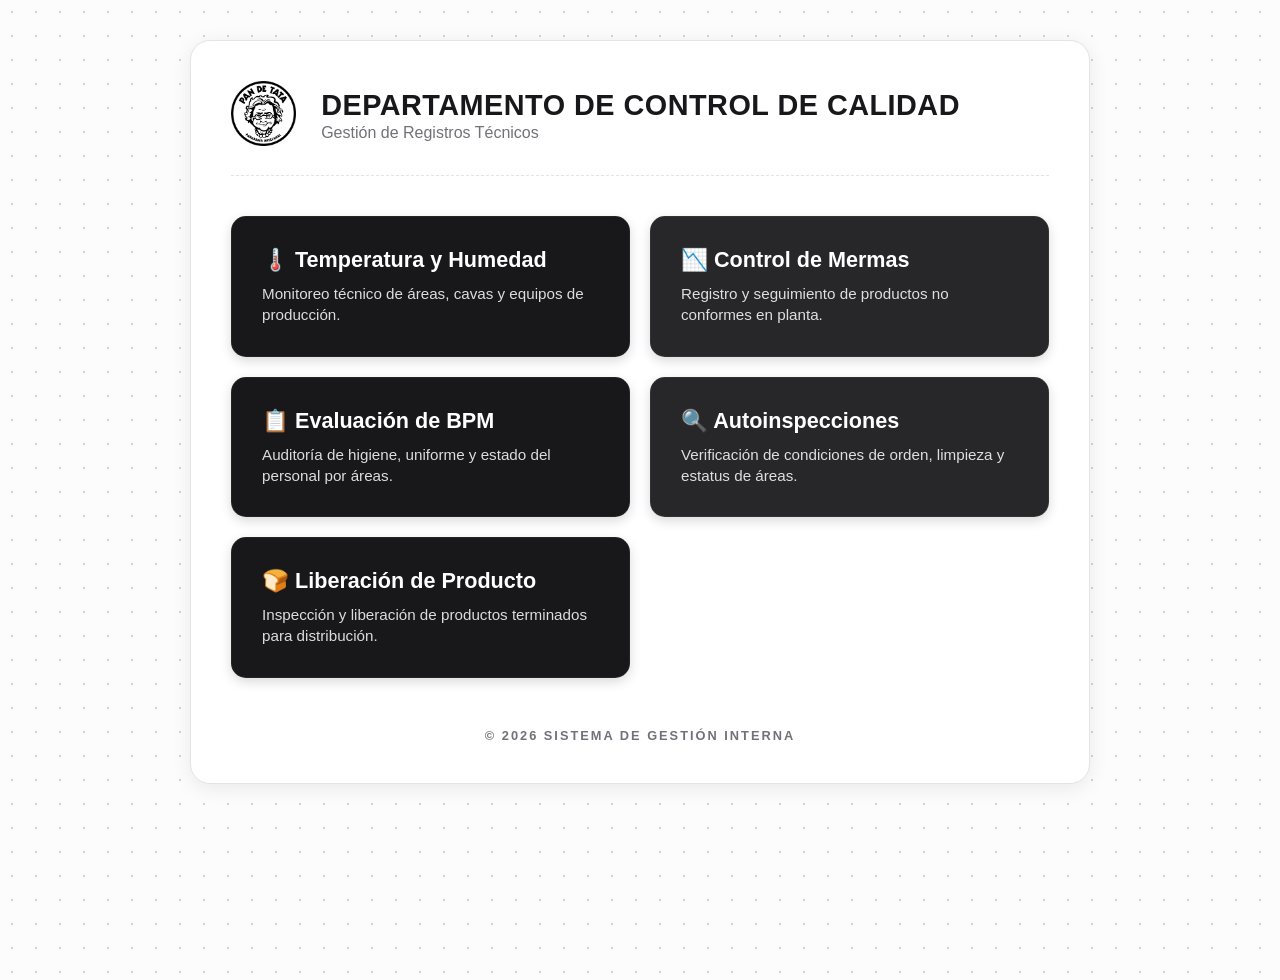
<file: index.html>
<!DOCTYPE html>
<html lang="es">
<head>
    <meta charset="UTF-8">
    <meta name="viewport" content="width=device-width, initial-scale=1.0">
    <title>Portal de Control de Calidad | Pan de Tata</title>
    <style>
        :root {
            --accent-color: #18181b; /* Negro / Gris Oscuro */
            --accent-hover: #27272a; /* Gris un poco más claro para hover */
            --pink-bg: #f4f4f5; 
            --text-dark: #09090b;
            --text-gray: #71717a;
            --card-shadow: 0 4px 20px rgba(0, 0, 0, 0.08);
        }

        body {
            font-family: 'Segoe UI', Roboto, sans-serif;
            margin: 0;
            padding: 40px 20px;
            background-color: #fcfcfc;
            background-image: radial-gradient(#d1d5db 0.8px, transparent 0.8px);
            background-size: 24px 24px;
            color: var(--text-dark);
            display: flex;
            justify-content: center;
            min-height: 100vh;
        }

        /* Contenedor principal que encierra logo y botones */
        .portal-wrapper {
            background: white;
            max-width: 900px;
            width: 100%;
            height: fit-content;
            border-radius: 20px;
            border: 1px solid #e4e4e7;
            box-shadow: var(--card-shadow);
            padding: 40px;
            box-sizing: border-box;
        }

        /* Encabezado interno */
        .internal-header {
            display: flex;
            align-items: center;
            margin-bottom: 40px;
            padding-bottom: 25px;
            border-bottom: 1px dashed #e4e4e7;
        }

        .logo-container img {
            height: 65px;
            margin-right: 25px;
        }

        .title-group h2 {
            margin: 0;
            color: var(--accent-color);
            font-size: 1.8rem;
            font-weight: 800;
            text-transform: uppercase;
            letter-spacing: 0.5px;
        }

        .title-group p {
            margin: 2px 0 0;
            color: var(--text-gray);
            font-size: 1rem;
        }

        /* Grid de acceso a las aplicaciones */
        .menu-grid {
            display: grid;
            grid-template-columns: repeat(auto-fit, minmax(260px, 1fr));
            gap: 20px;
        }

        /* Estilo de las tarjetas de acceso en blanco y negro */
        .card {
            display: flex;
            flex-direction: column;
            padding: 30px;
            text-decoration: none;
            border-radius: 15px;
            color: white;
            background-color: var(--accent-color);
            box-shadow: 0 4px 12px rgba(0, 0, 0, 0.15);
            transition: all 0.3s cubic-bezier(0.4, 0, 0.2, 1);
            border: 1px solid rgba(255, 255, 255, 0.05);
        }

        /* Variación ligera para alternar tarjetas */
        .card-alt {
            background-color: #27272a;
        }

        .card:hover {
            transform: translateY(-5px);
            background-color: #3f3f46;
            box-shadow: 0 10px 20px rgba(0, 0, 0, 0.2);
        }

        .card:active {
            transform: scale(0.97);
        }

        .card h3 {
            margin: 0;
            font-size: 1.35rem;
            font-weight: 700;
        }

        .card p {
            margin: 10px 0 0;
            font-size: 0.95rem;
            opacity: 0.85;
            line-height: 1.4;
        }

        footer {
            margin-top: 50px;
            text-align: center;
            color: var(--text-gray);
            font-size: 0.8rem;
            letter-spacing: 2px;
            font-weight: 600;
        }

        @media (max-width: 600px) {
            .portal-wrapper { padding: 25px; }
            .internal-header { flex-direction: column; text-align: center; }
            .logo-container img { margin-right: 0; margin-bottom: 15px; }
            .title-group h2 { font-size: 1.4rem; }
        }
    </style>
</head>
<body>

    <div class="portal-wrapper">
        <header class="internal-header">
            <div class="logo-container">
                <img src="PDT.png" alt="Logo Pan de Tata">
            </div>
            <div class="title-group">
                <h2>Departamento de Control de Calidad</h2>
                <p>Gestión de Registros Técnicos</p>
            </div>
        </header>

        <div class="menu-grid">
            <a href="temperaturas.html" class="card">
                <h3>🌡️ Temperatura y Humedad</h3>
                <p>Monitoreo técnico de áreas, cavas y equipos de producción.</p>
            </a>

            <a href="https://merma-produccion.vercel.app/" class="card card-alt">
                <h3>📉 Control de Mermas</h3>
                <p>Registro y seguimiento de productos no conformes en planta.</p>
            </a>
            
            <a href="bpm.html" class="card">
                <h3>📋 Evaluación de BPM</h3>
                <p>Auditoría de higiene, uniforme y estado del personal por áreas.</p>
            </a>

            <a href="autoinspecciones.html" class="card card-alt">
                <h3>🔍 Autoinspecciones</h3>
                <p>Verificación de condiciones de orden, limpieza y estatus de áreas.</p>
            </a>

            <!-- Nueva tarjeta agregada: Liberación de Producto -->
            <a href="liberacion.html" class="card">
                <h3>🍞 Liberación de Producto</h3>
                <p>Inspección y liberación de productos terminados para distribución.</p>
            </a>
        </div>

        <footer>© 2026 SISTEMA DE GESTIÓN INTERNA</footer>
    </div>

</body>
</html>
</file>
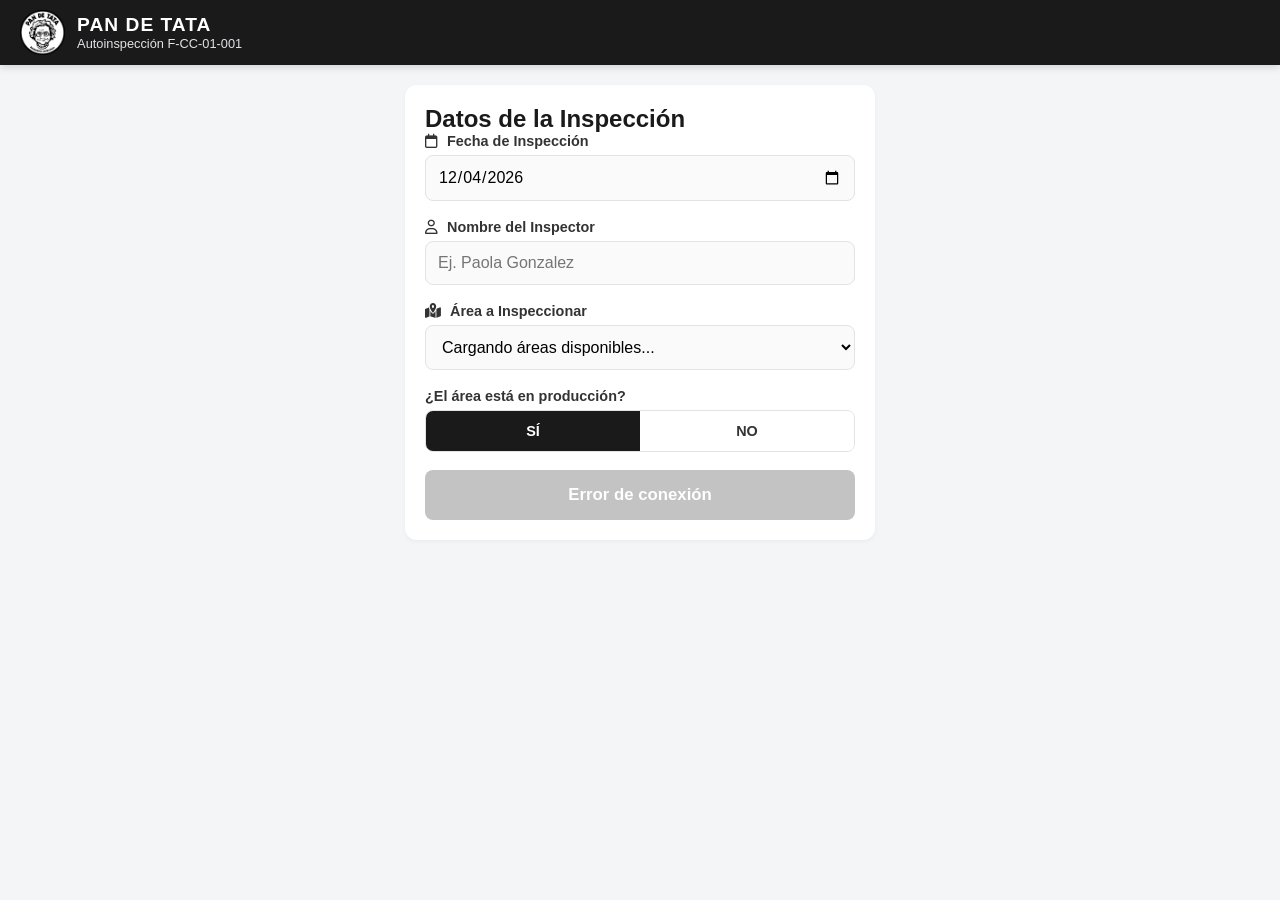
<file: autoinspecciones.html>
<!DOCTYPE html>
<html lang="es">
<head>
  <meta charset="UTF-8">
  <meta name="viewport" content="width=device-width, initial-scale=1.0, maximum-scale=1.0, user-scalable=no">
  <title>Pan de Tata - Autoinspecciones</title>
  <link rel="stylesheet" href="styles.css">
  <link rel="stylesheet" href="https://cdnjs.cloudflare.com/ajax/libs/font-awesome/6.0.0/css/all.min.css">
</head>
<body>

  <header class="app-header">
    <div class="header-container">
      <div class="header-flex">
        <img src="PDT.png" alt="Logo Pan de Tata" class="app-logo">
        <div class="header-text">
          <h1>PAN DE TATA</h1>
          <small>Autoinspección F-CC-01-001</small>
        </div>
      </div>
    </div>
  </header>

  <main class="app-container">
    <section id="pantalla-inicio" class="card fade-in">
      <h2>Datos de la Inspección</h2>
      
      <div class="form-group">
        <label for="fecha"><i class="fa-regular fa-calendar"></i> Fecha de Inspección</label>
        <input type="date" id="fecha" required>
      </div>

      <div class="form-group">
        <label for="inspector"><i class="fa-regular fa-user"></i> Nombre del Inspector</label>
        <input type="text" id="inspector" placeholder="Ej. Paola Gonzalez" required>
      </div>

      <div class="form-group">
        <label for="area"><i class="fa-solid fa-map-location-dot"></i> Área a Inspeccionar</label>
        <select id="area" required>
          <option value="">Cargando áreas disponibles...</option>
        </select>
      </div>

      <div class="form-group status-group">
        <label>¿El área está en producción?</label>
        <div class="radio-toggle">
          <input type="radio" id="prod-si" name="enProduccion" value="SI" checked>
          <label for="prod-si">SÍ</label>
          <input type="radio" id="prod-no" name="enProduccion" value="NO">
          <label for="prod-no">NO</label>
        </div>
      </div>

      <button type="button" id="btn-comenzar" class="btn-primary" disabled>
        Comenzar Inspección <i class="fa-solid fa-arrow-right"></i>
      </button>
    </section>

    <section id="pantalla-formulario" class="fade-in hidden">
      <div class="sticky-calc">
        <div class="calc-box">
          <span class="label">Cumplimiento</span>
          <span id="live-pct" class="value">0%</span>
        </div>
        <div class="area-badge">
          <i class="fa-solid fa-location-dot"></i> <span id="active-area-name">-</span>
        </div>
      </div>

      <div id="contenedor-preguntas"></div>

      <div class="form-actions">
        <button type="button" id="btn-enviar" class="btn-success">
          <i class="fa-solid fa-cloud-arrow-up"></i> Enviar Inspección
        </button>
      </div>
    </section>

    <!-- Corregido el ID: pantalla-exito -->
    <section id="pantalla-exito" class="card text-center fade-in hidden">
      <div class="success-icon">
        <i class="fa-solid fa-circle-check"></i>
      </div>
      <h2>¡Inspección Guardada!</h2>
      <p>Los datos se han registrado automáticamente en Google Sheets.</p>
      <div class="id-badge">ID: <span id="generated-id">-</span></div>
      <button type="button" onclick="window.location.reload()" class="btn-secondary">
        <i class="fa-solid fa-rotate-right"></i> Nueva Inspección
      </button>
    </section>
  </main>

  <div id="loading-overlay" class="hidden">
    <div class="spinner"></div>
    <p>Sincronizando con Google Sheets...</p>
  </div>

  <script src="app.js"></script>

</body>
</html>
</file>
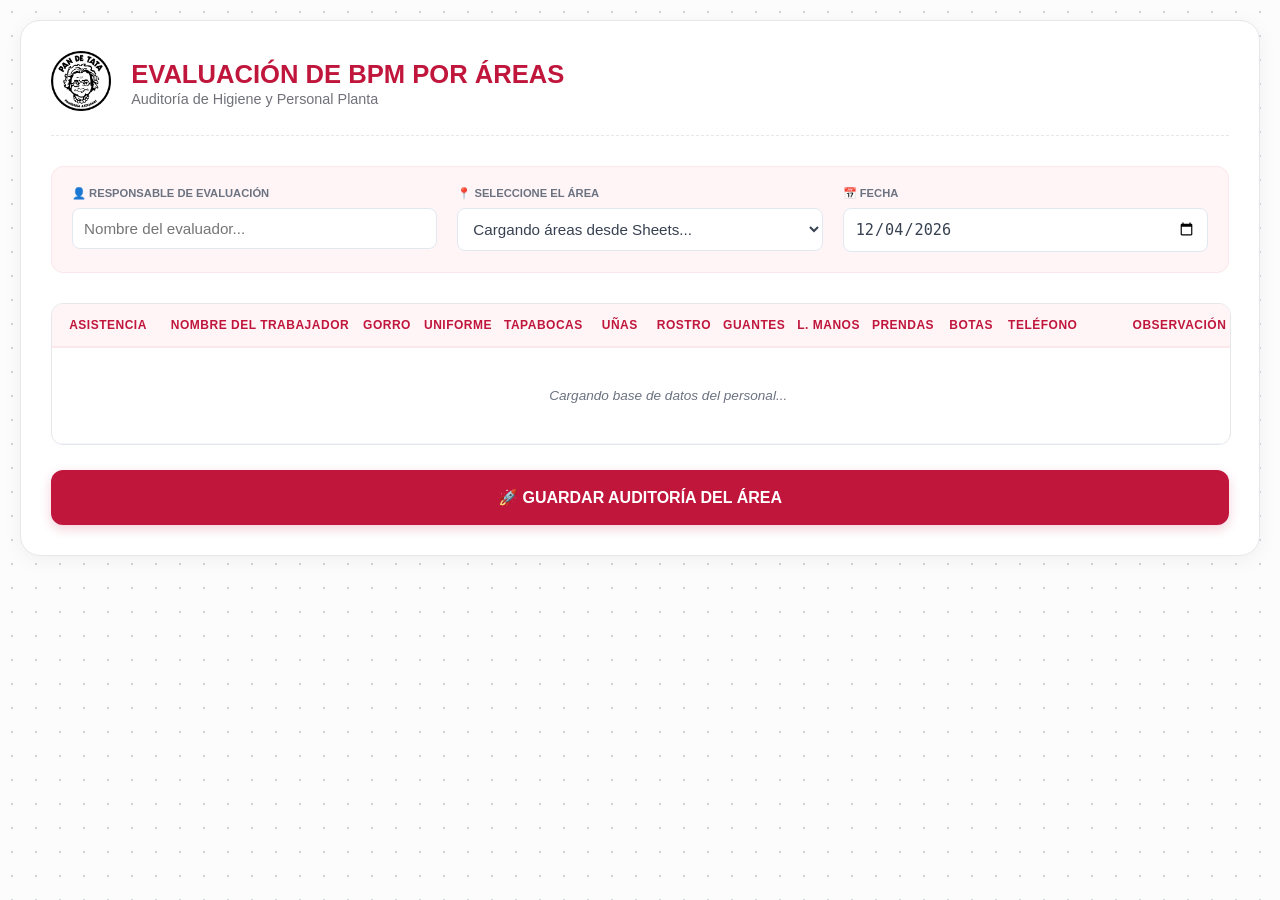
<file: bpm.html>
<!DOCTYPE html>
<html lang="es">
<head>
    <meta charset="UTF-8">
    <meta name="viewport" content="width=device-width, initial-scale=1.0">
    <title>Evaluación de BPM por Áreas | Pan de Tata</title>
    <style>
        :root {
            --accent-color: #c0163c; /* Guinda Pan de Tata */
            --pink-bg: #fff5f7; 
            --border-light: #fce7eb; 
            --text-gray: #6b7280;
            --text-dark: #374151;
            --card-shadow: 0 4px 20px rgba(0, 0, 0, 0.05);
        }

        body {
            font-family: 'Segoe UI', Roboto, sans-serif;
            margin: 0;
            padding: 20px;
            background-color: #fcfcfc;
            background-image: radial-gradient(#d1d5db 0.8px, transparent 0.8px);
            background-size: 24px 24px;
            color: var(--text-dark);
        }

        .main-wrapper {
            background: white;
            max-width: 1400px;
            margin: 0 auto;
            border-radius: 20px;
            border: 1px solid #e5e7eb;
            box-shadow: var(--card-shadow);
            padding: 30px;
            box-sizing: border-box;
        }

        .internal-header {
            display: flex;
            align-items: center;
            margin-bottom: 30px;
            padding-bottom: 20px;
            border-bottom: 1px dashed #e5e7eb;
        }

        .logo-container img {
            height: 60px;
            margin-right: 20px;
        }

        .title-group h2 {
            margin: 0;
            color: var(--accent-color);
            font-size: 1.6rem;
            font-weight: 800;
            text-transform: uppercase;
        }

        .title-group p {
            margin: 2px 0 0;
            color: #71717a;
            font-size: 0.9rem;
        }

        .info-grid {
            background: var(--pink-bg);
            border: 1px solid var(--border-light);
            border-radius: 12px;
            padding: 20px;
            display: grid;
            grid-template-columns: repeat(auto-fit, minmax(220px, 1fr));
            gap: 20px;
            margin-bottom: 30px;
        }

        .input-group label {
            display: block;
            font-size: 0.7rem;
            font-weight: 800;
            color: var(--text-gray);
            text-transform: uppercase;
            margin-bottom: 8px;
        }

        .input-group input, .input-group select {
            width: 100%;
            padding: 11px;
            border: 1px solid #e2e8f0;
            border-radius: 8px;
            font-size: 0.95rem;
            background: white;
            box-sizing: border-box;
            color: var(--text-dark);
        }

        .table-responsive {
            width: 100%;
            overflow-x: auto;
            -webkit-overflow-scrolling: touch;
            border: 1px solid #e5e7eb;
            border-radius: 12px;
            box-shadow: 0 2px 8px rgba(0,0,0,0.01);
            margin-bottom: 25px;
        }

        table {
            width: 100%;
            border-collapse: collapse;
            text-align: center;
            /* Reducimos el ancho mínimo total ya que las columnas C/N ocupan la mitad de espacio */
            min-width: 950px; 
        }

        th {
            background: var(--pink-bg);
            color: var(--accent-color);
            font-size: 0.75rem;
            font-weight: 800;
            padding: 14px 6px;
            border-bottom: 2px solid var(--border-light);
            text-transform: uppercase;
            letter-spacing: 0.5px;
            white-space: nowrap;
        }

        /* Ajustes de columnas optimizados para móvil */
        th.col-asistencia {
            width: 100px;
            min-width: 100px;
        }

        th.col-nombre, td.col-nombre {
            text-align: center; /* Centrado como solicitaste */
            width: 180px;
            min-width: 180px;
        }

        th.col-crit, td.col-crit {
            width: 50px;
            min-width: 50px;
        }

        th.col-obs, td.col-obs {
            width: 180px;
            min-width: 180px;
            padding-right: 15px;
        }

        td {
            padding: 10px 4px;
            border-bottom: 1px solid #f1f5f9;
            font-size: 0.85rem;
            vertical-align: middle;
        }

        tr:hover td {
            background-color: #fff9fa;
        }

        /* Estilo limpio para los nombres separados en dos líneas y sin negrita */
        /* Estilo limpio, compacto y en una sola línea para el personal */
.worker-name {
    font-weight: 500; /* Ni muy grueso ni muy delgado, estilo profesional */
    color: #475569;   /* Un tono gris oscuro elegante */
    font-size: 0.85rem; /* Tamaño compacto para que respire la fila */
    text-align: left;
    white-space: nowrap; /* Fuerza a que se mantenga en una sola línea */
    overflow: hidden;
    text-overflow: ellipsis; /* Si el nombre es ultra largo, añade "..." al final en vez de romper la tabla */
    display: block;
    max-width: 220px; /* Límite para proteger el espacio en teléfonos */
}

        /* Selector de asistencia compacto */
        .select-asistencia {
            padding: 4px 2px;
            font-size: 0.75rem;
            border-radius: 6px;
            border: 1px solid #e2e8f0;
            background-color: #f3f4f6;
            cursor: pointer;
            font-weight: 600;
        }
        .status-asistente { color: #16a34a; background-color: #f0fdf4; border-color: #bbf7d0; }
        .status-inasistente { color: #dc2626; background-color: #fef2f2; border-color: #fecaca; }

        /* Menú desplegable ultra pequeño y optimizado (C / N / N/A) */
        .select-status {
            width: 44px; /* Tamaño súper reducido */
            padding: 6px 0px;
            border: 1px solid #e2e8f0;
            border-radius: 6px;
            font-size: 0.85rem;
            background-color: #ffffff;
            color: #16a34a; /* Por defecto verde Cumple */
            font-weight: 700;
            cursor: pointer;
            box-sizing: border-box;
            text-align: center;
            text-align-last: center; /* Centra la letra dentro del select en Android/iOS */
        }

        /* Colores específicos de selección para las letras compactas */
        .val-c { color: #16a34a; border-color: #bbf7d0; background-color: #f0fdf4; }
        .val-n { color: #dc2626; border-color: #fecaca; background-color: #fef2f2; }
        .val-na { color: #71717a; border-color: #e4e4e7; background-color: #f4f4f5; }

        .input-obs {
            width: 100%;
            padding: 7px 10px;
            border: 1px solid #e2e8f0;
            border-radius: 6px;
            font-size: 0.8rem;
            box-sizing: border-box;
            background-color: #fafafa;
        }

        /* Control visual cuando la fila pasa a Inasistente */
        tr.row-inasistente {
            background-color: #f9fafb;
        }
        tr.row-inasistente td.col-nombre .worker-name,
        tr.row-inasistente td.col-nombre .worker-name span {
            color: #9ca3af !important;
        }
        tr.row-inasistente .select-status {
            background-color: #f4f4f5 !important;
            color: #a1a1aa !important;
            border-color: #e4e4e7 !important;
            pointer-events: none; /* Bloquea clics en el teléfono */
        }

        .btn-submit {
            width: 100%;
            background: var(--accent-color);
            color: white;
            padding: 18px;
            border: none;
            border-radius: 12px;
            font-size: 1rem;
            font-weight: 800;
            cursor: pointer;
            text-transform: uppercase;
            box-shadow: 0 4px 12px rgba(192, 22, 60, 0.2);
            transition: 0.2s;
        }

        .btn-submit:active { transform: scale(0.99); }

        .area-vacia {
            text-align: center;
            padding: 40px;
            color: var(--text-gray);
            font-style: italic;
        }
    </style>
</head>
<body>

    <div class="main-wrapper">
        <header class="internal-header">
            <div class="logo-container">
                <img src="PDT.png" alt="Logo Pan de Tata">
            </div>
            <div class="title-group">
                <h2>Evaluación de BPM por Áreas</h2>
                <p>Auditoría de Higiene y Personal Planta</p>
            </div>
        </header>

        <div class="info-grid">
            <div class="input-group">
                <label>👤 RESPONSABLE DE EVALUACIÓN</label>
                <input type="text" id="responsableEval" placeholder="Nombre del evaluador...">
            </div>
            <div class="input-group">
                <label>📍 SELECCIONE EL ÁREA</label>
                <select id="selectArea" onchange="filtrarPorArea()">
                <option value="">Cargando áreas desde Sheets...</option>
                </select>
            </div>
            <div class="input-group">
                <label>📅 FECHA</label>
                <input type="date" id="fechaBpm">
            </div>
        </div>

        <div class="table-responsive">
            <table>
                <thead>
                    <tr>
                        <th class="col-asistencia">Asistencia</th>
                        <th class="col-nombre">Nombre del Trabajador</th>
                        <th class="col-crit">Gorro</th>
                        <th class="col-crit">Uniforme</th>
                        <th class="col-crit">Tapabocas</th>
                        <th class="col-crit">Uñas</th>
                        <th class="col-crit">Rostro</th>
                        <th class="col-crit">Guantes</th>
                        <th class="col-crit">L. Manos</th>
                        <th class="col-crit">Prendas</th>
                        <th class="col-crit">Botas</th>
                        <th class="col-crit">Teléfono</th>
                        <th class="col-obs">Observación</th>
                    </tr>
                </thead>
                <tbody id="tablaBpmBody">
                    <tr>
                        <td colspan="13" class="area-vacia">Cargando base de datos del personal...</td>
                    </tr>
                </tbody>
            </table>
        </div>

        <button class="btn-submit" onclick="enviarEvaluacionMasiva()">
            🚀 GUARDAR AUDITORÍA DEL ÁREA
        </button>
    </div>

<script>
    const SCRIPT_URL = "https://script.google.com/macros/s/AKfycbzOQ9aKqRG6XIxnWJv06Q6h3USoOqJMSwS33yz5UqoTWQ6EqiIL6mQK5xoXCdKEwt0tjg/exec";
    const criterios = ["gorro", "uniforme", "tapabocas", "unas", "rostro", "guantes", "lmanos", "prendas", "botas", "telefono"];
    
    let baseTrabajadores = [];

    document.getElementById('fechaBpm').valueAsDate = new Date();

    async function obtenerTrabajadoresDesdeSheets() {
        try {
            const response = await fetch(`${SCRIPT_URL}?action=getTrabajadores`);
            baseTrabajadores = await response.json();
            
            // --- NUEVA LÓGICA DE ACTUALIZACIÓN DINÁMICA ---
            // Extrae las áreas de los trabajadores sin repetir ninguna
            const areasUnicas = [...new Set(baseTrabajadores.map(t => t.area))].sort();
            
            const selectArea = document.getElementById('selectArea');
            selectArea.innerHTML = '<option value="">-- Seleccione un Área --</option>';
            
            areasUnicas.forEach(area => {
                if(area) { // Evita registrar celdas vacías del Sheets
                    selectArea.innerHTML += `<option value="${area}">${area}</option>`;
                }
            });
            // ----------------------------------------------
            
            document.getElementById('tablaBpmBody').innerHTML = `
                <tr>
                    <td colspan="13" class="area-vacia">Seleccione un área en la parte superior para desplegar la lista de personal.</td>
                </tr>`;
        } catch (error) {
            // ... control de errores
        }
    }

    // 2. Renderizado dinámico y optimizado con división de nombres y control de asistencia
   // Modificamos la función para que sea asíncrona (async) y pueda consultar a Google Sheets en tiempo real
async function filtrarPorArea() {
    const areaSeleccionada = document.getElementById('selectArea').value;
    const fechaSeleccionada = document.getElementById('fechaBpm').value;
    const tbody = document.getElementById('tablaBpmBody');
    const btnSubmit = document.querySelector('.btn-submit');
    
    if (!areaSeleccionada) {
        tbody.innerHTML = '<tr><td colspan="13" class="area-vacia">Seleccione un área en la parte superior para desplegar la lista de personal.</td></tr>';
        btnSubmit.disabled = false;
        btnSubmit.innerText = "🚀 GUARDAR AUDITORÍA DEL ÁREA";
        return;
    }

    // --- NUEVA LÓGICA DE VERIFICACIÓN DE DUPLICADOS ---
    tbody.innerHTML = '<tr><td colspan="13" class="area-vacia">🔍 Verificando si ya se realizó una auditoría hoy para esta área...</td></tr>';
    btnSubmit.disabled = true;

    try {
        const checkResponse = await fetch(`${SCRIPT_URL}?action=verificarDuplicado&area=${encodeURIComponent(areaSeleccionada)}&fecha=${fechaSeleccionada}`);
        const checkResult = await checkResponse.json();

        if (checkResult.duplicado) {
            tbody.innerHTML = `
                <tr>
                    <td colspan="13" class="area-vacia" style="color: #dc2626; font-weight: bold; background-color: #fef2f2; padding: 30px; border: 1px dashed #fecaca; border-radius: 8px;">
                        ⚠️ ATENCIÓN: El área "${areaSeleccionada}" YA FUE EVALUADA el día de hoy por: ${checkResult.responsable || "Otro evaluador"}.<br>
                        <span style="font-weight: normal; font-size: 0.85rem; color: #71717a;">No es necesario volver a registrar los datos para evitar duplicados.</span>
                    </td>
                </tr>`;
            btnSubmit.innerText = "❌ ÁREA YA EVALUADA HOY";
            btnSubmit.style.background = "#9ca3af";
            btnSubmit.style.boxShadow = "none";
            return; // Detiene el flujo, no carga los trabajadores para evitar que fuercen el envío
        }
    } catch (error) {
        console.error("Error al verificar duplicados:", error);
        // Si falla la verificación, por seguridad dejamos que continúe pero avisamos en consola
    }

    // Restauramos el estilo original del botón si el área está libre
    btnSubmit.disabled = false;
    btnSubmit.innerText = "🚀 GUARDAR AUDITORÍA DEL ÁREA";
    btnSubmit.style.background = "var(--accent-color)";
    btnSubmit.style.boxShadow = "0 4px 12px rgba(192, 22, 60, 0.2)";

    // --- CONTINÚA TU LÓGICA ORIGINAL DE RENDERIZAR TRABAJADORES ---
    const filtrados = baseTrabajadores.filter(t => t.area === areaSeleccionada);

    if (filtrados.length === 0) {
        tbody.innerHTML = '<tr><td colspan="13" class="area-vacia">No se encontraron trabajadores asignados a esta área en el Sheets.</td></tr>';
        return;
    }

    tbody.innerHTML = "";
    
    filtrados.forEach((trabajador, index) => {
        let filaHTML = `
        <tr class="fila-trabajador" id="fila-bpm-${index}" data-nombre="${trabajador.nombre}">
            <td class="col-asistencia">
                <select class="select-asistencia status-asistente" onchange="controlarAsistenciaFila(${index}, this)">
                    <option value="presente" selected>Asistente</option>
                    <option value="ausente">Inasistente</option>
                </select>
            </td>
            <td class="col-nombre">
                <span class="worker-name"> ${trabajador.nombre.trim()}</span>
            </td>`;

        criterios.forEach(crit => {
            const esProduccionSinGuantes = (areaSeleccionada.toLowerCase().includes('produccion') || areaSeleccionada.toLowerCase().includes('producción')) && crit === 'guantes';
            const claseDinamica = esProduccionSinGuantes ? 'select-status val-na' : 'select-status val-c';

            filaHTML += `
                <td class="col-crit">
                    <select data-crit="${crit}" class="${claseDinamica}" onchange="cambiarColorSelect(this)">
                        <option value="Cumple" ${!esProduccionSinGuantes ? 'selected' : ''}>C</option>
                        <option value="No Cumple">N</option>
                        <option value="N/A" ${esProduccionSinGuantes ? 'selected' : ''}>N/A</option>
                    </select>
                </td>`;
        });

        filaHTML += `
            <td class="col-obs">
                <input type="text" class="input-obs" data-obs="nota" placeholder="Nota de la fila...">
            </td>
        </tr>`;
        
        tbody.innerHTML += filaHTML;
    });
}

    // Maneja los estilos de color compactos según la opción seleccionada
    function cambiarColorSelect(select) {
        select.className = "select-status"; // Resetea clase base
        if (select.value === "No Cumple") {
            select.classList.add("val-n");
        } else if (select.value === "N/A") {
            select.classList.add("val-na");
        } else {
            select.classList.add("val-c");
        }
    }

    // NUEVA FUNCIÓN: Automatiza el bloqueo de la fila y cambia los valores a N/A (o el valor que prefieras) si falta
    function controlarAsistenciaFila(idIndex, selectAsistencia) {
        const fila = document.getElementById('fila-bpm-' + idIndex);
        const selectsCriterios = fila.querySelectorAll('.select-status');

        selectAsistencia.className = 'select-asistencia';
        if (selectAsistencia.value === 'presente') {
            selectAsistencia.classList.add('status-asistente');
            fila.classList.remove('row-inasistente');
            
            // Regresa todos los parámetros a Cumple (C) si se vuelve a marcar como presente
            selectsCriterios.forEach(select => {
                select.value = 'Cumple';
                select.className = 'select-status val-c';
            });
        } else {
            selectAsistencia.classList.add('status-inasistente');
            fila.classList.add('row-inasistente');
            
            // Si está inasistente, cambia automáticamente a "N/A" todos los campos y aplica estilos grises
            selectsCriterios.forEach(select => {
                select.value = 'N/A';
                select.className = 'select-status val-na';
            });
        }
    }

    async function enviarEvaluacionMasiva() {
    const responsable = document.getElementById('responsableEval').value.trim();
    const area = document.getElementById('selectArea').value;
    const fecha = document.getElementById('fechaBpm').value;
    const filas = document.querySelectorAll('.fila-trabajador');
    const btn = document.querySelector('.btn-submit');

    if (!responsable) { alert("Por favor, ingresa el nombre del Responsable de la Evaluación."); return; }
    if (!area) { alert("Por favor, selecciona un área."); return; }
    if (filas.length === 0) { alert("No hay filas de personal cargadas para evaluar."); return; }

    btn.innerText = "● GUARDANDO EN HOJA DE CÁLCULO...";
    btn.disabled = true;

    const registros = Array.from(filas).map(fila => {
        return {
            fecha: fecha,
            area: area,
            asistencia: fila.querySelector('.select-asistencia').value,
            trabajador: fila.getAttribute('data-nombre'),
            gorro: fila.querySelector('[data-crit="gorro"]').value,
            uniforme: fila.querySelector('[data-crit="uniforme"]').value,
            tapabocas: fila.querySelector('[data-crit="tapabocas"]').value,
            unas: fila.querySelector('[data-crit="unas"]').value,
            rostro: fila.querySelector('[data-crit="rostro"]').value,
            guantes: fila.querySelector('[data-crit="guantes"]').value,
            lmanos: fila.querySelector('[data-crit="lmanos"]').value,
            prendas: fila.querySelector('[data-crit="prendas"]').value,
            botas: fila.querySelector('[data-crit="botas"]').value,
            telefono: fila.querySelector('[data-crit="telefono"]').value,
            observaciones: fila.querySelector('[data-obs="nota"]').value,
            responsable: responsable
        };
    });

    // Formateamos los datos como un formulario clásico
    const formBody = new URLSearchParams();
    formBody.append('action', 'addAuditoriaMasiva');
    formBody.append('datos', JSON.stringify(registros));

    try {
        // CORRECCIÓN: Eliminamos 'mode' y 'headers'. 
        // Al pasar formBody directamente, el navegador configura las cabeceras 
        // automáticamente de forma segura sin disparar el bloqueo de CORS.
        const response = await fetch(SCRIPT_URL, {
            method: 'POST',
            body: formBody
        });
        
        const resultado = await response.json();
        
        if (resultado.status === "SUCCESS") {
            alert(`✅ ¡Guardado Confirmado!\nSe registraron exitosamente las evaluaciones de los ${resultado.rows} trabajadores en la hoja 'Auditorias_BPM'.`);
            location.reload();
        } else {
            alert("❌ Error en la Base de Datos: " + resultado.message);
            btn.innerText = "🚀 GUARDAR AUDITORÍA DEL ÁREA";
            btn.disabled = false;
        }

    } catch (e) {
        console.error("Error detallado:", e);
        alert(`❌ Error de Conexión:\nDetalle: ${e.message}\n\nAsegúrate de haber publicado el Script como una "Nueva Versión".`);
        btn.innerText = "🚀 GUARDAR AUDITORÍA DEL ÁREA";
        btn.disabled = false;
    }
} // Fin de la función enviarEvaluacionMasiva

    obtenerTrabajadoresDesdeSheets();
</script>
</body>
</html>
</file>
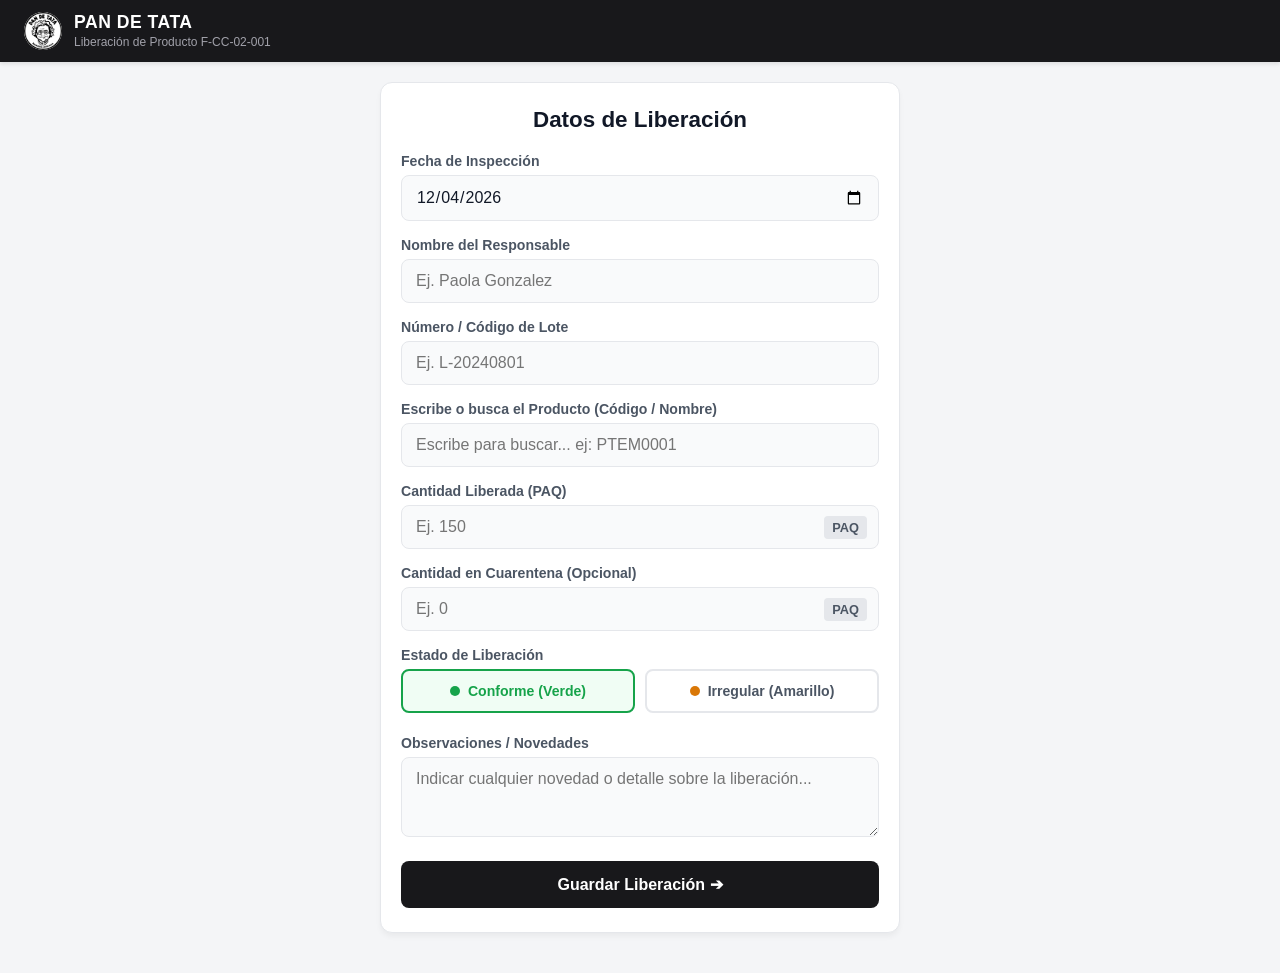
<file: liberacion.html>
<!DOCTYPE html>
<html lang="es">
<head>
  <meta charset="UTF-8">
  <meta name="viewport" content="width=device-width, initial-scale=1.0">
  <title>Pan de Tata - Liberación de Productos</title>
  <style>
    :root {
      --bg-body: #f4f5f7;
      --card-bg: #ffffff;
      --text-main: #111827;
      --text-muted: #4b5563;
      --border-color: #e5e7eb;
      --input-bg: #f9fafb;
      --dark-bar: #18181b;
      --status-green: #16a34a;
      --status-green-bg: #f0fdf4;
      --status-yellow: #d97706;
      --status-yellow-bg: #fffbeb;
    }

    * {
      box-sizing: border-box;
      margin: 0;
      padding: 0;
      font-family: -apple-system, BlinkMacSystemFont, "Segoe UI", Roboto, Helvetica, Arial, sans-serif;
    }

    body {
      background-color: var(--bg-body);
      color: var(--text-main);
      min-height: 100vh;
      display: flex;
      flex-direction: column;
      align-items: center;
      padding-bottom: 40px;
    }

    .top-bar {
      width: 100%;
      background-color: var(--dark-bar);
      color: #ffffff;
      padding: 12px 24px;
      display: flex;
      align-items: center;
      gap: 12px;
      box-shadow: 0 2px 4px rgba(0,0,0,0.1);
      margin-bottom: 20px;
    }

    .brand-logo {
      width: 38px;
      height: 38px;
      border-radius: 50%;
      background-color: #ffffff;
      display: flex;
      align-items: center;
      justify-content: center;
      overflow: hidden;
      flex-shrink: 0;
    }

    .brand-logo img {
      width: 100%;
      height: 100%;
      object-fit: cover;
    }

    .brand-title {
      display: flex;
      flex-direction: column;
    }

    .brand-title h1 {
      font-size: 1.1rem;
      font-weight: 800;
      letter-spacing: 0.5px;
      line-height: 1.1;
      text-transform: uppercase;
    }

    .brand-title span {
      font-size: 0.75rem;
      color: #a1a1aa;
      margin-top: 2px;
    }

    .card {
      background-color: var(--card-bg);
      border-radius: 12px;
      width: 92%;
      max-width: 520px;
      padding: 24px 20px;
      box-shadow: 0 4px 6px -1px rgba(0, 0, 0, 0.05);
      border: 1px solid var(--border-color);
    }

    .card-header {
      text-align: center;
      margin-bottom: 20px;
    }

    .card-header h2 {
      font-size: 1.4rem;
      font-weight: 700;
    }

    .form-group {
      margin-bottom: 16px;
    }

    .form-group label {
      display: block;
      font-size: 0.88rem;
      font-weight: 600;
      color: var(--text-muted);
      margin-bottom: 6px;
    }

    .input-wrapper {
      position: relative;
      display: flex;
      align-items: center;
    }

    input[type="date"],
    input[type="text"],
    input[type="number"],
    textarea {
      width: 100%;
      padding: 12px 14px;
      background-color: var(--input-bg);
      border: 1px solid var(--border-color);
      border-radius: 8px;
      font-size: 16px;
      color: var(--text-main);
      outline: none;
      transition: border-color 0.2s, box-shadow 0.2s;
    }

    input:focus, textarea:focus {
      border-color: #18181b;
      box-shadow: 0 0 0 2px rgba(24, 24, 27, 0.1);
      background-color: #ffffff;
    }

    .autocomplete-wrapper {
      position: relative;
    }

    .autocomplete-dropdown {
      position: absolute;
      top: 100%;
      left: 0;
      right: 0;
      max-height: 220px;
      overflow-y: auto;
      background-color: #ffffff;
      border: 1px solid var(--border-color);
      border-radius: 8px;
      box-shadow: 0 10px 15px -3px rgba(0, 0, 0, 0.1);
      z-index: 1000;
      margin-top: 4px;
      display: none;
    }

    .autocomplete-dropdown.active {
      display: block;
    }

    .autocomplete-item {
      padding: 12px 14px;
      font-size: 0.9rem;
      color: var(--text-main);
      cursor: pointer;
      border-bottom: 1px solid #f3f4f6;
    }

    .autocomplete-item:hover {
      background-color: #f4f5f7;
      font-weight: 600;
    }

    .unit-badge {
      position: absolute;
      right: 12px;
      font-size: 0.8rem;
      font-weight: 700;
      color: var(--text-muted);
      background: #e5e7eb;
      padding: 4px 8px;
      border-radius: 4px;
      pointer-events: none;
    }

    .status-group {
      display: grid;
      grid-template-columns: 1fr 1fr;
      gap: 10px;
      margin-top: 6px;
    }

    .status-option {
      position: relative;
    }

    .status-option input {
      position: absolute;
      opacity: 0;
      cursor: pointer;
    }

    .status-btn {
      display: flex;
      align-items: center;
      justify-content: center;
      gap: 8px;
      padding: 12px 8px;
      border: 2px solid var(--border-color);
      border-radius: 8px;
      font-weight: 600;
      font-size: 0.88rem;
      cursor: pointer;
      background-color: #ffffff;
    }

    .dot {
      width: 10px;
      height: 10px;
      border-radius: 50%;
    }

    .status-option.green .dot { background-color: var(--status-green); }
    .status-option.yellow .dot { background-color: var(--status-yellow); }

    .status-option.green input:checked + .status-btn {
      border-color: var(--status-green);
      background-color: var(--status-green-bg);
      color: var(--status-green);
    }

    .status-option.yellow input:checked + .status-btn {
      border-color: var(--status-yellow);
      background-color: var(--status-yellow-bg);
      color: var(--status-yellow);
    }

    .parameters-container {
      margin-top: 16px;
      padding: 14px;
      background-color: #fffbeb;
      border: 1px solid #fde68a;
      border-radius: 8px;
      display: none;
    }

    .parameters-container.active {
      display: block;
    }

    .parameters-title {
      font-size: 0.85rem;
      font-weight: 700;
      color: #92400e;
      margin-bottom: 10px;
    }

    .parameters-grid {
      display: grid;
      grid-template-columns: 1fr 1fr;
      gap: 10px;
    }

    .checkbox-label {
      display: flex;
      align-items: center;
      gap: 8px;
      font-size: 0.85rem;
      color: #78350f;
      cursor: pointer;
    }

    .checkbox-label input {
      accent-color: var(--status-yellow);
      width: 18px;
      height: 18px;
    }

    .submit-btn {
      width: 100%;
      margin-top: 20px;
      padding: 14px;
      background-color: var(--dark-bar);
      color: #ffffff;
      border: none;
      border-radius: 8px;
      font-size: 1rem;
      font-weight: 600;
      cursor: pointer;
      display: flex;
      align-items: center;
      justify-content: center;
      gap: 8px;
      transition: background-color 0.2s;
    }

    .submit-btn:disabled {
      background-color: #a1a1aa;
      cursor: not-allowed;
    }

    #statusMessage {
      margin-top: 16px;
      padding: 14px;
      border-radius: 8px;
      font-size: 0.95rem;
      font-weight: 700;
      text-align: center;
      display: none;
      line-height: 1.4;
    }

    #statusMessage.success {
      display: block;
      background-color: var(--status-green-bg);
      color: var(--status-green);
      border: 1px solid #bbf7d0;
    }

    #statusMessage.error {
      display: block;
      background-color: #fef2f2;
      color: #dc2626;
      border: 1px solid #fecaca;
    }
  </style>
</head>
<body>

  <header class="top-bar">
    <div class="brand-logo">
      <img src="PDT.png" alt="Pan de Tata Logo" onerror="this.src='data:image/svg+xml;utf8,<svg xmlns=\'http://www.w3.org/2000/svg\' viewBox=\'0 0 24 24\' fill=\'%2318181b\'><circle cx=\'12\' cy=\'12\' r=\'10\'/></svg>'">
    </div>
    <div class="brand-title">
      <h1>PAN DE TATA</h1>
      <span>Liberación de Producto F-CC-02-001</span>
    </div>
  </header>

  <main class="card">
    <div class="card-header">
      <h2>Datos de Liberación</h2>
    </div>

    <form id="releaseForm">
      
      <div class="form-group">
        <label for="fecha">Fecha de Inspección</label>
        <input type="date" id="fecha" required>
      </div>

      <div class="form-group">
        <label for="inspector">Nombre del Responsable</label>
        <input type="text" id="inspector" placeholder="Ej. Paola Gonzalez" required>
      </div>

      <div class="form-group">
        <label for="lote">Número / Código de Lote</label>
        <input type="text" id="lote" placeholder="Ej. L-20240801" required>
      </div>

      <div class="form-group autocomplete-wrapper">
        <label for="producto">Escribe o busca el Producto (Código / Nombre)</label>
        <input type="text" id="producto" placeholder="Escribe para buscar... ej: PTEM0001" autocomplete="off" required>
        <div id="autocompleteList" class="autocomplete-dropdown"></div>
      </div>

      <div class="form-group">
        <label for="cantidad" id="lblCantidad">Cantidad Liberada (PAQ)</label>
        <div class="input-wrapper">
          <input type="number" id="cantidad" min="1" placeholder="Ej. 150" required>
          <span class="unit-badge" id="unitBadge">PAQ</span>
        </div>
      </div>

      <div class="form-group">
        <label for="cuarentena">Cantidad en Cuarentena (Opcional)</label>
        <div class="input-wrapper">
          <input type="number" id="cuarentena" min="0" placeholder="Ej. 0">
          <span class="unit-badge" id="unitBadgeCuarentena">PAQ</span>
        </div>
      </div>

      <div class="form-group">
        <label>Estado de Liberación</label>
        <div class="status-group">
          <label class="status-option green">
            <input type="radio" name="estado" id="radioGreen" value="Verde" checked>
            <div class="status-btn">
              <span class="dot"></span>
              Conforme (Verde)
            </div>
          </label>

          <label class="status-option yellow">
            <input type="radio" name="estado" id="radioYellow" value="Amarillo">
            <div class="status-btn">
              <span class="dot"></span>
              Irregular (Amarillo)
            </div>
          </label>
        </div>
      </div>

      <div class="parameters-container" id="parametersContainer">
        <div class="parameters-title">Selecciona los parámetros NO conformes:</div>
        <div class="parameters-grid">
          <label class="checkbox-label"><input type="checkbox" name="parametro" value="Olor"> Olor</label>
          <label class="checkbox-label"><input type="checkbox" name="parametro" value="Sabor"> Sabor</label>
          <label class="checkbox-label"><input type="checkbox" name="parametro" value="Color"> Color</label>
          <label class="checkbox-label"><input type="checkbox" name="parametro" value="Altura"> Altura</label>
          <label class="checkbox-label"><input type="checkbox" name="parametro" value="Peso"> Peso</label>
          <label class="checkbox-label"><input type="checkbox" name="parametro" value="Apariencia"> Apariencia</label>
          <label class="checkbox-label"><input type="checkbox" name="parametro" value="Consistencia"> Consistencia</label>
        </div>
      </div>

      <div class="form-group" style="margin-top: 16px;">
        <label for="observaciones">Observaciones / Novedades</label>
        <textarea id="observaciones" rows="3" placeholder="Indicar cualquier novedad o detalle sobre la liberación..."></textarea>
      </div>

      <button type="submit" class="submit-btn" id="btnSubmit">
        Guardar Liberación ➔
      </button>

    </form>

    <div id="statusMessage"></div>
  </main>

  <script>
    // IMPORTANTE: Reemplaza esta constante con la URL de tu implementación pública de Google Apps Script
    const API_URL = "https://script.google.com/macros/s/AKfycbxaBCnr_r8wP-2U2pE2aiNJNjnP6qrdwgPgqnSPp5ILs55WWDyRUcxgij6MJAGnIccxgA/exec";

    let productosData = [];
    let isSubmitting = false;
    let dismissTimer = null;

    function normalizeStr(str) {
      return String(str || '')
        .toLowerCase()
        .normalize("NFD")
        .replace(/[\u0300-\u036f]/g, "")
        .trim();
    }

    function hideStatusMessage() {
      const statusMsg = document.getElementById("statusMessage");
      if (statusMsg && statusMsg.style.display !== "none") {
        statusMsg.style.display = "none";
        statusMsg.className = "";
      }
      if (dismissTimer) {
        clearTimeout(dismissTimer);
        dismissTimer = null;
      }
    }

    document.addEventListener("DOMContentLoaded", () => {
      document.getElementById("fecha").value = new Date().toISOString().split('T')[0];
      fetchProductos();

      const formEl = document.getElementById("releaseForm");
      if (formEl) {
        formEl.addEventListener("input", hideStatusMessage);
        formEl.addEventListener("change", hideStatusMessage);
      }

      const inputProducto = document.getElementById("producto");
      const autocompleteList = document.getElementById("autocompleteList");
      
      const updateUnit = () => {
        const query = normalizeStr(inputProducto.value);
        let um = 'PAQ';
        if (query) {
          const prod = productosData.find(p => {
            const cod = normalizeStr(p.codigo);
            const nom = normalizeStr(p.nombre);
            const full = (cod && nom) ? `${cod} - ${nom}` : (cod || nom);
            return query === full || query === cod || query === nom;
          });
          if (prod && prod.um) um = String(prod.um).trim().toUpperCase();
        }
        document.getElementById("unitBadge").textContent = um;
        document.getElementById("unitBadgeCuarentena").textContent = um;
        document.getElementById("lblCantidad").textContent = `Cantidad Liberada (${um})`;
      };

      function renderAutocomplete(filterQuery = '') {
        const query = normalizeStr(filterQuery);
        autocompleteList.innerHTML = '';

        if (!productosData || productosData.length === 0) {
          const loadingItem = document.createElement('div');
          loadingItem.className = 'autocomplete-item';
          loadingItem.style.color = '#9ca3af';
          loadingItem.style.cursor = 'default';
          loadingItem.textContent = 'Cargando catálogo de productos...';
          autocompleteList.appendChild(loadingItem);
          autocompleteList.classList.add('active');
          return;
        }

        const filtered = productosData.filter(p => {
          const cod = normalizeStr(p.codigo);
          const nom = normalizeStr(p.nombre);
          const full = (cod && nom) ? `${cod} - ${nom}` : (cod || nom);
          return !query || full.includes(query) || cod.includes(query) || nom.includes(query);
        });

        if (filtered.length === 0) {
          const noResultsItem = document.createElement('div');
          noResultsItem.className = 'autocomplete-item';
          noResultsItem.style.color = '#9ca3af';
          noResultsItem.style.cursor = 'default';
          noResultsItem.textContent = 'No se encontraron coincidencias';
          autocompleteList.appendChild(noResultsItem);
          autocompleteList.classList.add('active');
          return;
        }

        filtered.slice(0, 40).forEach(prod => {
          const cod = String(prod.codigo || '').trim();
          const nom = String(prod.nombre || '').trim();
          const fullText = (cod && nom) ? `${cod} - ${nom}` : (cod || nom);
          
          const item = document.createElement('div');
          item.className = 'autocomplete-item';
          item.textContent = fullText;
          
          const handleSelect = (e) => {
            e.preventDefault();
            inputProducto.value = fullText;
            autocompleteList.classList.remove('active');
            updateUnit();
          };

          item.addEventListener('pointerdown', handleSelect);
          item.addEventListener('click', handleSelect);
          
          autocompleteList.appendChild(item);
        });

        autocompleteList.classList.add('active');
      }

      inputProducto.addEventListener('input', (e) => {
        renderAutocomplete(e.target.value);
        updateUnit();
      });

      inputProducto.addEventListener('focus', () => {
        renderAutocomplete(inputProducto.value);
      });

      inputProducto.addEventListener('click', () => {
        renderAutocomplete(inputProducto.value);
      });

      document.addEventListener('pointerdown', (e) => {
        if (!e.target.closest('.autocomplete-wrapper')) {
          autocompleteList.classList.remove('active');
        }
      });

      const radiosEstado = document.querySelectorAll('input[name="estado"]');
      const paramContainer = document.getElementById("parametersContainer");

      radiosEstado.forEach(radio => {
        radio.addEventListener("change", (e) => {
          if (e.target.value === "Amarillo") {
            paramContainer.classList.add("active");
          } else {
            paramContainer.classList.remove("active");
            document.querySelectorAll('input[name="parametro"]').forEach(cb => cb.checked = false);
          }
        });
      });
    });

    async function fetchProductos() {
      // 1. Cargar instantáneamente de la memoria del navegador (localStorage)
      const cachedLocal = localStorage.getItem("pdt_cat_productos");
      if (cachedLocal) {
        try {
          productosData = JSON.parse(cachedLocal);
        } catch(e) {}
      }

      // 2. Traer en segundo plano la lista actualizada desde Google Apps Script
      try {
        const res = await fetch(API_URL);
        const data = await res.json();
        if (data.status === "success" && Array.isArray(data.productos)) {
          productosData = data.productos;
          localStorage.setItem("pdt_cat_productos", JSON.stringify(productosData));
          
          const inputProducto = document.getElementById("producto");
          const autocompleteList = document.getElementById("autocompleteList");
          if (autocompleteList.classList.contains("active") || document.activeElement === inputProducto) {
            if (inputProducto) {
              inputProducto.dispatchEvent(new Event('input'));
            }
          }
        }
      } catch (err) {
        console.error("Error al sincronizar productos:", err);
      }
    }

    document.getElementById("releaseForm").addEventListener("submit", async (e) => {
      e.preventDefault();
      
      if (isSubmitting) return;

      const btn = document.getElementById("btnSubmit");
      const statusMsg = document.getElementById("statusMessage");
      
      const parametrosSeleccionados = [];
      if (document.querySelector('input[name="estado"]:checked').value === "Amarillo") {
        document.querySelectorAll('input[name="parametro"]:checked').forEach(cb => {
          parametrosSeleccionados.push(cb.value);
        });
      }

      const parametrosTexto = parametrosSeleccionados.length > 0 
        ? parametrosSeleccionados.join(", ") 
        : "N/A";

      const payload = {
        fecha: document.getElementById("fecha").value,
        inspector: document.getElementById("inspector").value.trim(),
        lote: document.getElementById("lote").value.trim(),
        producto: document.getElementById("producto").value.trim(),
        cantidad: Number(document.getElementById("cantidad").value),
        cuarentena: Number(document.getElementById("cuarentena").value) || 0,
        um: document.getElementById("unitBadge").textContent,
        estado: document.querySelector('input[name="estado"]:checked').value,
        parametrosNoConformes: parametrosTexto,
        observaciones: document.getElementById("observaciones").value.trim()
      };

      isSubmitting = true;
      btn.disabled = true;
      btn.textContent = "Guardando...";
      statusMsg.style.display = "none";

      try {
        const getParams = new URLSearchParams({
          action: "save",
          fecha: payload.fecha,
          inspector: payload.inspector,
          lote: payload.lote,
          producto: payload.producto,
          cantidad: payload.cantidad,
          cuarentena: payload.cuarentena,
          um: payload.um,
          estado: payload.estado,
          parametrosNoConformes: payload.parametrosNoConformes,
          observaciones: payload.observaciones
        });

        const res = await fetch(`${API_URL}?${getParams.toString()}`);
        const result = await res.json();

        if (result.status === "success") {
          handleSuccess("¡Registro guardado con éxito!");
        } else {
          showError(result.message || "No se pudo guardar la información.");
        }

      } catch (err) {
        console.error("Error al enviar registro:", err);
        showError("Error de conexión al intentar guardar. Intenta nuevamente.");
      } finally {
        isSubmitting = false;
        btn.disabled = false;
        btn.textContent = "Guardar Liberación ➔";
      }

      function handleSuccess(msg) {
        statusMsg.className = "success";
        statusMsg.textContent = `✔ ${msg}`;
        statusMsg.style.display = "block";
        
        const fechaActual = document.getElementById("fecha").value;
        const inspectorActual = document.getElementById("inspector").value;

        document.getElementById("lote").value = "";
        document.getElementById("producto").value = "";
        document.getElementById("cantidad").value = "";
        document.getElementById("cuarentena").value = "";
        document.getElementById("observaciones").value = "";
        document.getElementById("radioGreen").checked = true;
        document.getElementById("parametersContainer").classList.remove("active");
        document.querySelectorAll('input[name="parametro"]').forEach(cb => cb.checked = false);
        document.getElementById("unitBadge").textContent = "PAQ";
        document.getElementById("unitBadgeCuarentena").textContent = "PAQ";
        document.getElementById("lblCantidad").textContent = "Cantidad Liberada (PAQ)";

        document.getElementById("fecha").value = fechaActual;
        document.getElementById("inspector").value = inspectorActual;

        document.getElementById("lote").focus();

        if (dismissTimer) clearTimeout(dismissTimer);
        dismissTimer = setTimeout(() => {
          hideStatusMessage();
        }, 5000);
      }

      function showError(msg) {
        statusMsg.className = "error";
        statusMsg.textContent = `✖ ${msg}`;
        statusMsg.style.display = "block";
      }
    });
  </script>
</body>
</html>
</file>
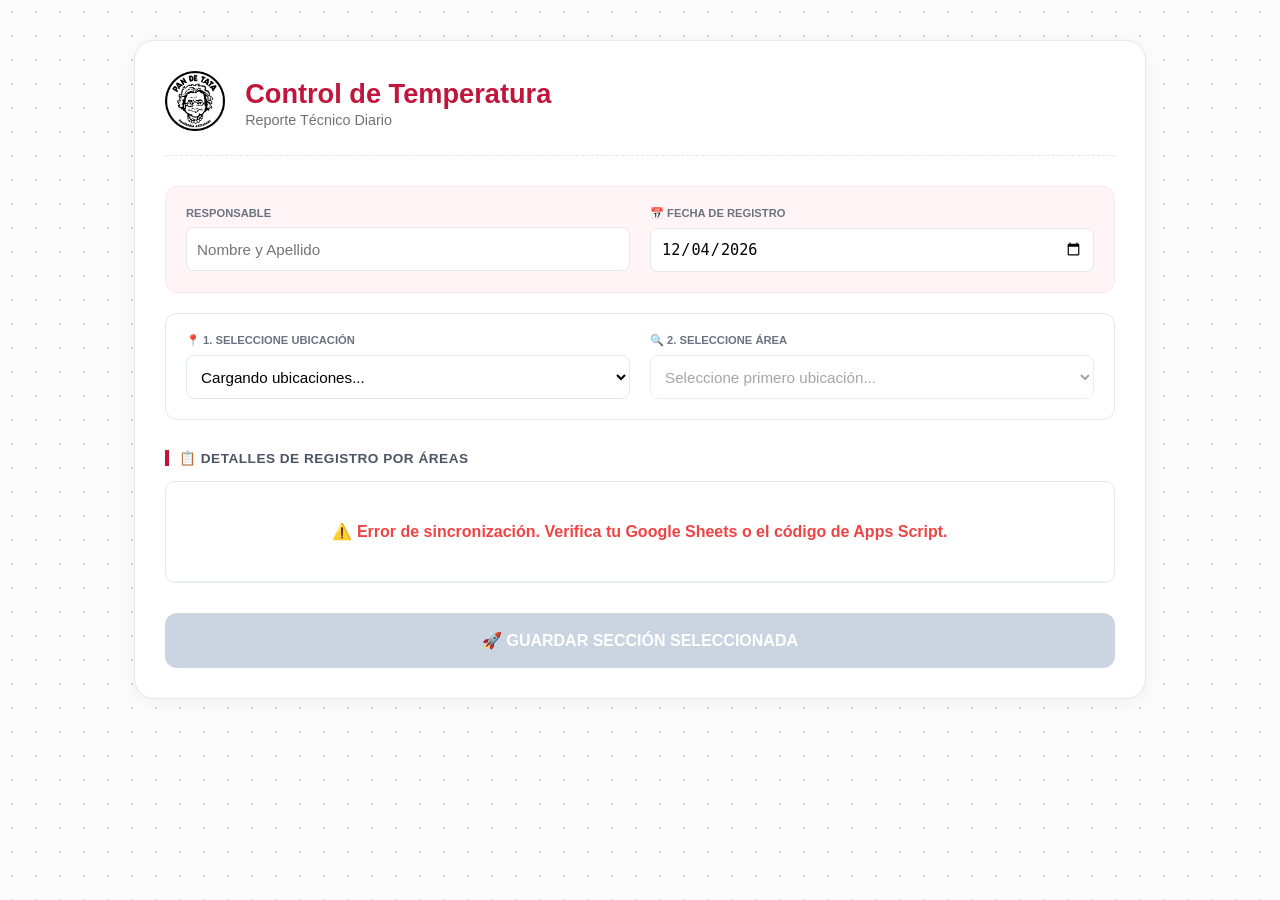
<file: temperaturas.html>
<!DOCTYPE html>
<html lang="es">
<head>
    <meta charset="UTF-8">
    <meta name="viewport" content="width=device-width, initial-scale=1.0">
    <title>Control de Temperaturas | Pan de Tata</title>
    <style>
        :root {
            --accent-color: #c0163c; 
            --pink-bg: #fff5f7; 
            --border-light: #fce7eb; 
            --text-gray: #6b7280;
            --text-dark: #374151;
            --card-shadow: 0 4px 20px rgba(0, 0, 0, 0.05);
        }

        body {
            font-family: 'Segoe UI', Roboto, sans-serif;
            margin: 0;
            padding: 40px 20px;
            background-color: #fcfcfc;
            background-image: radial-gradient(#d1d5db 0.8px, transparent 0.8px);
            background-size: 24px 24px;
            color: var(--text-dark);
        }

        .main-wrapper {
            background: white;
            max-width: 950px;
            margin: 0 auto;
            border-radius: 20px;
            border: 1px solid #e5e7eb;
            box-shadow: var(--card-shadow);
            overflow: hidden;
            padding: 30px;
        }

        .internal-header {
            display: flex;
            align-items: center;
            margin-bottom: 30px;
            padding-bottom: 20px;
            border-bottom: 1px dashed #e5e7eb;
        }

        .logo-container img {
            height: 60px;
            margin-right: 20px;
        }

        .title-group h2 {
            margin: 0;
            color: var(--accent-color);
            font-size: 1.7rem;
            font-weight: 800;
        }

        .title-group p {
            margin: 2px 0 0;
            color: #71717a;
            font-size: 0.9rem;
        }

        .info-grid {
            background: var(--pink-bg);
            border: 1px solid var(--border-light);
            border-radius: 12px;
            padding: 20px;
            display: grid;
            grid-template-columns: 1fr 1fr;
            gap: 20px;
            margin-bottom: 20px;
        }

        .filter-grid {
            background: #fff;
            border: 1px solid #e5e7eb;
            border-radius: 12px;
            padding: 20px;
            display: grid;
            grid-template-columns: 1fr 1fr;
            gap: 20px;
            margin-bottom: 30px;
            box-shadow: inset 0 2px 4px rgba(0,0,0,0.01);
        }

        .input-group label {
            display: block;
            font-size: 0.7rem;
            font-weight: 800;
            color: var(--text-gray);
            text-transform: uppercase;
            margin-bottom: 8px;
        }

        .input-group input, .input-group select {
            width: 100%;
            padding: 10px;
            border: 1px solid #e2e8f0;
            border-radius: 8px;
            font-size: 0.95rem;
            background: white;
            box-sizing: border-box;
            height: 44px;
        }

        .section-tag {
            display: flex;
            align-items: center;
            gap: 10px;
            margin: 25px 0 15px;
            border-left: 4px solid var(--accent-color);
            padding-left: 10px;
        }

        .section-tag h3 {
            margin: 0;
            text-transform: uppercase;
            font-size: 0.85rem;
            color: #4b5563;
            letter-spacing: 0.5px;
        }

        .status-badge {
            background: #bbf7d0;
            color: #15803d;
            padding: 4px 8px;
            border-radius: 6px;
            font-size: 0.75rem;
            font-weight: 800;
            margin-left: auto;
            display: none;
        }

        .table-container {
            border: 1px solid #e5e7eb;
            border-radius: 10px;
            overflow-x: auto;
            -webkit-overflow-scrolling: touch;
        }

        table {
            width: 100%;
            border-collapse: collapse;
            min-width: 650px; /* Evita que las columnas colapsen en pantallas chicas */
        }

        .category-row {
            background: var(--pink-bg);
            color: #64748b;
            font-size: 0.75rem;
            font-weight: 800;
            text-transform: uppercase;
            text-align: left;
            padding: 12px 15px;
            border-bottom: 1px solid var(--border-light);
        }

        td {
            padding: 10px 15px;
            border-bottom: 1px solid #f1f5f9;
        }

        .item-name {
            font-size: 0.85rem;
            font-weight: 700;
            color: #475569;
            width: 35%;
        }

        .input-table {
            width: 100%;
            padding: 8px;
            border: 1px solid #e2e8f0;
            border-radius: 6px;
            font-size: 0.85rem;
            box-sizing: border-box;
        }

        .td-obs {
            padding-right: 15px !important;
            width: 35%;
        }

        .input-obs {
            border-right: none;
            border-top-right-radius: 0;
            border-bottom-right-radius: 0;
            background-color: #fafafa;
        }

        .btn-submit {
            width: 100%;
            background: var(--accent-color);
            color: white;
            padding: 18px;
            border: none;
            border-radius: 12px;
            font-size: 1rem;
            font-weight: 800;
            cursor: pointer;
            margin-top: 30px;
            text-transform: uppercase;
            box-shadow: 0 4px 12px rgba(192, 22, 60, 0.2);
            transition: 0.2s;
        }

        .btn-submit:disabled {
            background: #cbd5e1;
            box-shadow: none;
            cursor: not-allowed;
        }

        .btn-submit:active:not(:disabled) {
            transform: scale(0.98);
        }

        @media (max-width: 768px) {
            .info-grid, .filter-grid { grid-template-columns: 1fr; gap: 15px; }
            .main-wrapper { padding: 15px; }
        }
    </style>
</head>
<body>

    <div class="main-wrapper">
        <header class="internal-header">
            <div class="logo-container">
                <img src="PDT.png" alt="Logo Pan de Tata">
            </div>
            <div class="title-group">
                <h2>Control de Temperatura</h2>
                <p>Reporte Técnico Diario</p>
            </div>
        </header>

        <div class="info-grid">
            <div class="input-group">
                <label>Responsable</label>
                <input type="text" id="responsable" placeholder="Nombre y Apellido">
            </div>
            <div class="input-group">
                <label>📅 FECHA DE REGISTRO</label>
                <input type="date" id="fechaMain" onchange="actualizarValidacionFecha()">
            </div>
        </div>

        <div class="filter-grid">
            <div class="input-group">
                <label>📍 1. Seleccione Ubicación</label>
                <select id="selectUbicacion" onchange="filtrarAreasPorUbicacion()">
                    <option value="">Cargando ubicaciones...</option>
                </select>
            </div>
            <div class="input-group">
                <label>🔍 2. Seleccione Área</label>
                <select id="selectArea" onchange="renderizarElementosArea()" disabled>
                    <option value="">Seleccione primero ubicación...</option>
                </select>
            </div>
        </div>

        <div class="section-tag">
            <h3>📋 DETALLES DE REGISTRO POR ÁREAS</h3>
            <span id="badgeCompletado" class="status-badge">✓ GUARDADO PARA ESTA FECHA</span>
        </div>

        <div class="table-container">
            <table>
                <tbody id="tablaBody">
                    <tr>
                        <td style="text-align: center; padding: 40px; color: var(--text-gray); font-style: italic;">
                            Sincronizando configuraciones con Google Sheets...
                        </td>
                    </tr>
                </tbody>
            </table>
        </div>

        <button class="btn-submit" id="btnGuardar" onclick="enviar()" disabled>
            🚀 GUARDAR SECCIÓN SELECCIONADA
        </button>
    </div>

<script>
    // Coloca aquí la URL de ejecución de tu Apps Script implementado
    const SCRIPT_URL = "https://script.google.com/macros/s/AKfycbxKmXC8QfH3aclM8NT9jcVrGU7QhLTXxvvGsDlB7g01e4Oyu7pxCzjmB72kWP_haQUH1w/exec";
    
    let estructuraUbicaciones = {}; 
    let seccionesRegistradasHoy = new Set(); 

    document.getElementById('fechaMain').valueAsDate = new Date();

    // 1. Carga inicial: Arma catálogo y busca registros existentes para la fecha seleccionada
    async function inicializarApp() {
        try {
            const fechaSeleccionada = document.getElementById('fechaMain').value;
            
            // Hacemos el fetch pidiendo el catálogo y los registros hechos en esa fecha
            const response = await fetch(`${SCRIPT_URL}?action=getCatalogo&fecha=${fechaSeleccionada}`);
            const dataRespuesta = await response.json();
            
            // Desestructuramos la respuesta del backend
            const catalogoCrudo = dataRespuesta.catalogo;
            const guardadosCrudos = dataRespuesta.registrados || [];
            
            // Sincronizamos el set de registros existentes
            seccionesRegistradasHoy = new Set(guardadosCrudos);
            
            estructuraUbicaciones = {};
            catalogoCrudo.forEach(item => {
                const ubi = item.ubicacion; 
                const area = item.titulo;    
                
                if (!estructuraUbicaciones[ubi]) {
                    estructuraUbicaciones[ubi] = {};
                }
                estructuraUbicaciones[ubi][area] = item;
            });

            const selectUbi = document.getElementById('selectUbicacion');
            selectUbi.innerHTML = '<option value="">-- Elige Planta/Nivel --</option>';
            
            Object.keys(estructuraUbicaciones).forEach(ubi => {
                selectUbi.innerHTML += `<option value="${ubi}">${ubi}</option>`;
            });

            // Si el usuario ya tenía un área seleccionada, refrescamos la vista para actualizar el badge
            const areaActual = document.getElementById('selectArea').value;
            if (areaActual !== "") {
                renderizarElementosArea();
            } else {
                document.getElementById('tablaBody').innerHTML = `
                    <tr>
                        <td style="text-align: center; padding: 40px; color: var(--text-gray); font-style: italic;">
                            Por favor, elija la ubicación y el área correspondientes arriba para desplegar las celdas.
                        </td>
                    </tr>`;
            }
        } catch (error) {
            console.error("Error al inicializar catálogo:", error);
            document.getElementById('tablaBody').innerHTML = `
                <tr>
                    <td style="text-align: center; padding: 40px; color: #ef4444; font-weight: bold;">
                        ⚠️ Error de sincronización. Verifica tu Google Sheets o el código de Apps Script.
                    </td>
                </tr>`;
        }
    }

    // Al cambiar la fecha manual en el formulario, revalida contra la base de datos
    function actualizarValidacionFecha() {
        inicializarApp();
    }

    // 2. Filtrar áreas según la ubicación seleccionada
    function filtrarAreasPorUbicacion() {
        const ubiSeleccionada = document.getElementById('selectUbicacion').value;
        const selectArea = document.getElementById('selectArea');
        const tbody = document.getElementById('tablaBody');
        const btn = document.getElementById('btnGuardar');
        const badge = document.getElementById('badgeCompletado');

        tbody.innerHTML = `<tr><td style="text-align: center; padding: 40px; color: var(--text-gray); font-style: italic;">Seleccione el área específica en la parte superior.</td></tr>`;
        btn.disabled = true;
        badge.style.display = "none";

        if (ubiSeleccionada === "") {
            selectArea.innerHTML = '<option value="">Seleccione primero ubicación...</option>';
            selectArea.disabled = true;
            return;
        }

        const areasDisponibles = estructuraUbicaciones[ubiSeleccionada];
        
        selectArea.innerHTML = '<option value="">-- Seleccione Área --</option>';
        Object.keys(areasDisponibles).forEach(area => {
            selectArea.innerHTML += `<option value="${area}">${area}</option>`;
        });
        
        selectArea.disabled = false;
    }

    // 3. Renderizar equipos en la tabla y encender el cartel si ya existe en la base de datos
    function renderizarElementosArea() {
        const ubi = document.getElementById('selectUbicacion').value;
        const area = document.getElementById('selectArea').value;
        const tbody = document.getElementById('tablaBody');
        const btn = document.getElementById('btnGuardar');
        const badge = document.getElementById('badgeCompletado');

        if (area === "") {
            tbody.innerHTML = `<tr><td style="text-align: center; padding: 40px; color: var(--text-gray); font-style: italic;">Seleccione el área específica en la parte superior.</td></tr>`;
            btn.disabled = true;
            badge.style.display = "none";
            return;
        }

        const sec = estructuraUbicaciones[ubi][area];
        btn.disabled = false;
        
        // Formato que coincide con la clave construida en Apps Script (Ubicacion_AreaMacro)
        const idIdentificadorUnico = `${ubi}_${sec.titulo}`;
        if (seccionesRegistradasHoy.has(idIdentificadorUnico)) {
            badge.style.display = "block";
        } else {
            badge.style.display = "none";
        }

        let html = `<tr><td colspan="4" class="category-row">${ubi} &gt; ${sec.titulo} (Máx: ${sec.limite}°C)</td></tr>`;
        
        sec.items.forEach(nombre => {
            // El input de humedad también hereda el conversor de comas por si acaso
            const humField = sec.hasHum ? 
                `<input type="text" inputmode="decimal" name="hum" class="input-table" placeholder="Hum %" oninput="this.value = this.value.replace(/,/g, '.')">` : 
                `<input type="number" value="0" readonly style="background:#f1f5f9; border:none; color:#cbd5e1" class="input-table">`;
            
            // Campo de Temperatura (Permite el signo menos '-' al inicio)
     // Campo de Temperatura con compatibilidad extendida para Samsung
   html += `
    <tr class="fila-medicion">
        <td class="item-name">${nombre}</td>
        <td style="width: 15%">
            <input type="tel" 
                   name="temp" 
                   class="input-table" 
                   placeholder="°C" 
                   oninput="this.value = this.value.replace(/,/g, '.').replace(/(?!^-)[^0-9.]/g, '')" 
                   onchange="validarTemp(this, ${sec.limite})">
        </td>
        <td style="width: 15%">${humField}</td>
        <td class="td-obs"><input type="text" name="obs" class="input-table input-obs" placeholder="Observación"></td>
    </tr>`;
        });

        tbody.innerHTML = html;
    }

    function validarTemp(input, limite) {
        if (input.value !== "" && parseFloat(input.value) > limite) { 
            input.style.backgroundColor = "#fef2f2";
            input.style.borderColor = "#ef4444";
            input.style.color = "#ef4444";
        } else { 
            input.style.backgroundColor = "white";
            input.style.borderColor = "#e2e8f0";
            input.style.color = "inherit";
        }
    }

    // 4. Envío de datos
    async function enviar() {
        const btn = document.getElementById('btnGuardar');
        const resp = document.getElementById('responsable').value.trim();
        const fechaVal = document.getElementById('fechaMain').value;
        const ubi = document.getElementById('selectUbicacion').value;
        const area = document.getElementById('selectArea').value;
        
        if (!resp) { alert("Por favor, indique el responsable de la medición."); return; }
        if (ubi === "" || area === "") return;

        const seccionActual = estructuraUbicaciones[ubi][area];
        const registros = [];

        document.querySelectorAll('.fila-medicion').forEach(fila => {
            const inputTemp = fila.querySelector('input[name="temp"]');
            if (inputTemp && inputTemp.value.trim() !== "") { 
                registros.push({
                    nombre: fila.querySelector('.item-name').innerText.trim(),
                    temp: inputTemp.value.trim(),
                    hum: fila.querySelector('input[name="hum"]')?.value.trim() || 0,
                    obs: fila.querySelector('input[name="obs"]')?.value || "",
                    categoria: seccionActual.titulo 
                });
            }
        });

        if (registros.length === 0) { 
            alert("No has ingresado ninguna temperatura para guardar."); 
            return; 
        }

        btn.innerText = "● GUARDANDO SECCIÓN...";
        btn.disabled = true;

        try {
            await fetch(SCRIPT_URL, { 
                method: 'POST', 
                mode: 'no-cors', 
                body: JSON.stringify({ 
                    responsable: resp, 
                    fecha: fechaVal, 
                    ubicacion: ubi,
                    registros: registros 
                }) 
            });
            
            alert(`✅ ¡Ubicación: ${ubi} | Área: "${seccionActual.titulo}" registrada con éxito!`);
            
            // Agregamos a la memoria local e inmediatamente encendemos el cartel verde
            seccionesRegistradasHoy.add(`${ubi}_${seccionActual.titulo}`);
            renderizarElementosArea();
            
            btn.innerHTML = "🚀 GUARDAR SECCIÓN SELECCIONADA";
            btn.disabled = false;
        } catch (e) {
            alert("❌ Error de conexión al intentar guardar");
            btn.innerHTML = "🚀 GUARDAR SECCIÓN SELECCIONADA";
            btn.disabled = false;
        }
    }

    window.onload = inicializarApp;
</script>

</body>
</html>
</file>
<file: styles.css>
/* --- PALETA DE COLORES Y VARIABLES CORPORATIVAS --- */
:root {
  --bg-principal: #f4f5f7;
  --blanco: #ffffff;
  --negro: #1a1a1a;
  --gris-oscuro: #333333;
  --gris-medio: #888888;
  --gris-claro: #e1e3e6;
  --color-conforme: #2e7d32; /* Verde Calidad */
  --color-nc: #c62828;       /* Rojo Alerta */
  --color-na: #616161;       /* Gris Neutro */
}

* {
  box-sizing: border-box;
  margin: 0;
  padding: 0;
  font-family: -apple-system, BlinkMacSystemFont, "Segoe UI", Roboto, Helvetica, Arial, sans-serif;
}

body {
  background-color: var(--bg-principal);
  color: var(--negro);
  padding-top: 70px; /* Espacio para el header fijo */
}

/* --- HEADER FIJO EN LA PARTE SUPERIOR --- */
.app-header {
  position: fixed;
  top: 0;
  left: 0;
  width: 100%;
  height: 65px;
  background-color: var(--negro);
  color: var(--blanco);
  display: flex;
  align-items: center;
  box-shadow: 0 2px 8px rgba(0,0,0,0.15);
  z-index: 100;
}

.header-container {
  width: 100%;
  padding: 0 20px;
}

.app-header h1 {
  font-size: 1.2rem;
  letter-spacing: 1px;
}

.app-header small {
  color: var(--gris-claro);
  font-size: 0.8rem;
}

/* --- AJUSTES PARA EL LOGO EN EL HEADER --- */
.header-flex {
  display: flex;
  align-items: center;
  gap: 12px; /* Espacio entre el logo y el texto */
}

.app-logo {
  height: 45px; /* Altura perfecta para que no desborde el encabezado */
  width: auto;  /* Mantiene la proporción original de la imagen */
  object-fit: contain;
  border-radius: 4px; /* Opcional: suaviza los bordes si tu logo es cuadrado */
}

.header-text {
  display: flex;
  flex-direction: column;
}

/* --- CONTENEDORES Y ESTRUCTURAS --- */
.app-container {
  padding: 15px;
  max-width: 500px; /* Optimizado al ancho estándar de pantallas móviles */
  margin: 0 auto;
}

.card {
  background: var(--blanco);
  border-radius: 12px;
  padding: 20px;
  margin-bottom: 15px;
  box-shadow: 0 2px 4px rgba(0,0,0,0.04);
}

.hidden { display: none !important; }
.text-center { text-align: center; }

/* --- COMPONENTES DE FORMULARIO (PANTALLA 1) --- */
.form-group {
  margin-bottom: 18px;
}

.form-group label {
  display: block;
  font-weight: 600;
  font-size: 0.9rem;
  margin-bottom: 6px;
  color: var(--gris-oscuro);
}

.form-group label i { margin-right: 5px; }

.form-group input[type="text"],
.form-group input[type="date"],
.form-group select {
  width: 100%;
  padding: 12px;
  border: 1px solid var(--gris-claro);
  border-radius: 8px;
  font-size: 1rem;
  background-color: #fafafa;
}

/* Selector SÍ/NO de Producción */
.radio-toggle {
  display: flex;
  border: 1px solid var(--gris-claro);
  border-radius: 8px;
  overflow: hidden;
}

.radio-toggle input[type="radio"] { display: none; }

.radio-toggle label {
  flex: 1;
  text-align: center;
  padding: 12px 0;
  margin-bottom: 0;
  background-color: var(--blanco);
  cursor: pointer;
  font-weight: bold;
}

.radio-toggle input[type="radio"]:checked + label {
  background-color: var(--negro);
  color: var(--blanco);
}

/* --- BARRA FLOTANTE DE INDICADORES (PANTALLA 2) --- */
.sticky-calc {
  position: sticky;
  top: 65px;
  background: rgba(255, 255, 255, 0.95);
  backdrop-filter: blur(5px);
  z-index: 90;
  margin: -15px -15px 15px -15px;
  padding: 10px 15px;
  display: flex;
  justify-content: space-between;
  align-items: center;
  border-bottom: 1px solid var(--gris-claro);
}

.calc-box {
  display: flex;
  flex-direction: column;
}

.calc-box .label { font-size: 0.75rem; text-transform: uppercase; color: var(--gris-medio); font-weight: bold; }
.calc-box .value { font-size: 1.6rem; font-weight: 800; color: var(--negro); }

.area-badge {
  background-color: var(--gris-claro);
  padding: 6px 12px;
  border-radius: 20px;
  font-size: 0.85rem;
  font-weight: 600;
}

/* --- BLOQUES DE PREGUNTAS MÓVILES --- */
.categoria-titulo {
  font-size: 1rem;
  text-transform: uppercase;
  color: var(--negro);
  border-bottom: 2px solid var(--negro);
  padding-bottom: 5px;
  margin-bottom: 15px;
}

.pregunta-item {
  padding: 15px 0;
  border-bottom: 1px dashed var(--gris-claro);
}

.pregunta-item:last-child { border-bottom: none; }
.pregunta-texto { font-size: 0.95rem; line-height: 1.4; margin-bottom: 12px; }

/* Botones Táctiles Grandes C / NC / N/A */
.btn-group-eval {
  display: flex;
  gap: 10px;
  margin-bottom: 8px;
}

.btn-eval {
  flex: 1;
  border: 2px solid var(--gris-claro);
  background-color: var(--blanco);
  padding: 12px 0;
  font-size: 1rem;
  font-weight: 700;
  border-radius: 8px;
  color: var(--gris-medio);
  transition: all 0.2s ease;
}

.btn-eval.c.active { background-color: var(--color-conforme); border-color: var(--color-conforme); color: var(--blanco); }
.btn-eval.nc.active { background-color: var(--color-nc); border-color: var(--color-nc); color: var(--blanco); }
.btn-eval.na.active { background-color: var(--color-na); border-color: var(--color-na); color: var(--blanco); }

/* Áreas de Observación condicionales */
.obs-container textarea {
  width: 100%;
  height: 70px;
  padding: 10px;
  border: 1px solid var(--color-nc);
  background-color: #fff8f8;
  border-radius: 6px;
  resize: none;
  font-size: 0.9rem;
  margin-top: 8px;
}

/* --- BOTONES DE ACCIÓN GENERALES --- */
button.btn-primary, button.btn-success, button.btn-secondary {
  width: 100%;
  padding: 15px;
  border: none;
  border-radius: 8px;
  font-size: 1.05rem;
  font-weight: bold;
  cursor: pointer;
  display: flex;
  justify-content: center;
  align-items: center;
  gap: 8px;
}

button.btn-primary { background-color: var(--negro); color: var(--blanco); }
button.btn-primary:disabled { background-color: var(--gris-medio); opacity: 0.5; }
button.btn-success { background-color: var(--color-conforme); color: var(--blanco); margin-top: 10px; }
button.btn-secondary { background-color: var(--gris-claro); color: var(--negro); margin-top: 15px; }

/* --- PANTALLA DE CARGA GLOBAL --- */
#loading-overlay {
  position: fixed;
  top: 0; left: 0; width: 100%; height: 100%;
  background: rgba(255,255,255,0.85);
  display: flex;
  flex-direction: column;
  justify-content: center;
  align-items: center;
  z-index: 200;
}

.spinner {
  width: 40px; height: 40px;
  border: 4px solid var(--gris-claro);
  border-top: 4px solid var(--negro);
  border-radius: 50%;
  animation: spin 1s linear infinite;
  margin-bottom: 12px;
}

@keyframes spin { 0% { transform: rotate(0deg); } 100% { transform: rotate(360deg); } }
.fade-in { animation: fadeIn 0.3s ease-in-out; }
@keyframes fadeIn { from { opacity: 0; } to { opacity: 1; } }

/* --- PANTALLA DE ÉXITO --- */
.success-icon { font-size: 4rem; color: var(--color-conforme); margin-bottom: 10px; }
.id-badge {
  display: inline-block;
  background-color: var(--negro);
  color: var(--blanco);
  padding: 6px 15px;
  border-radius: 6px;
  font-weight: bold;
  font-size: 1.1rem;
  margin: 15px 0;
}
</file>
